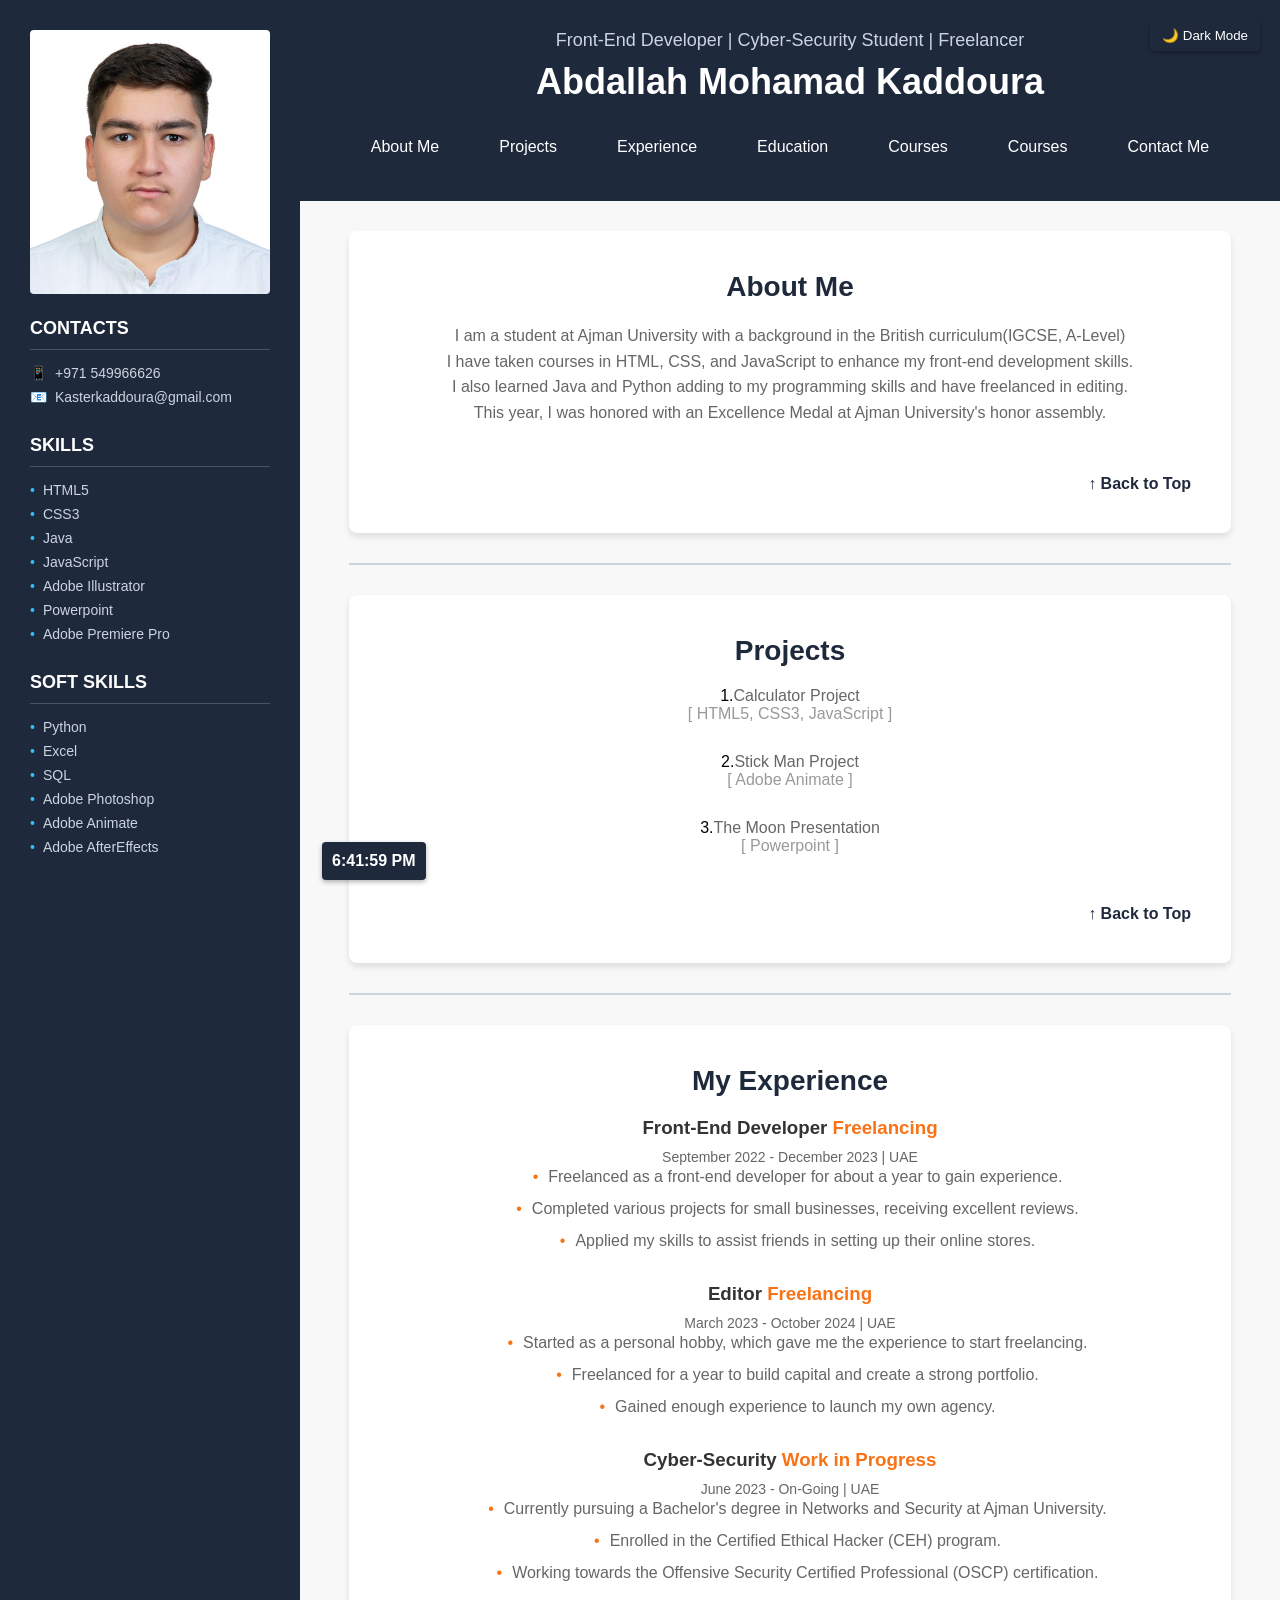
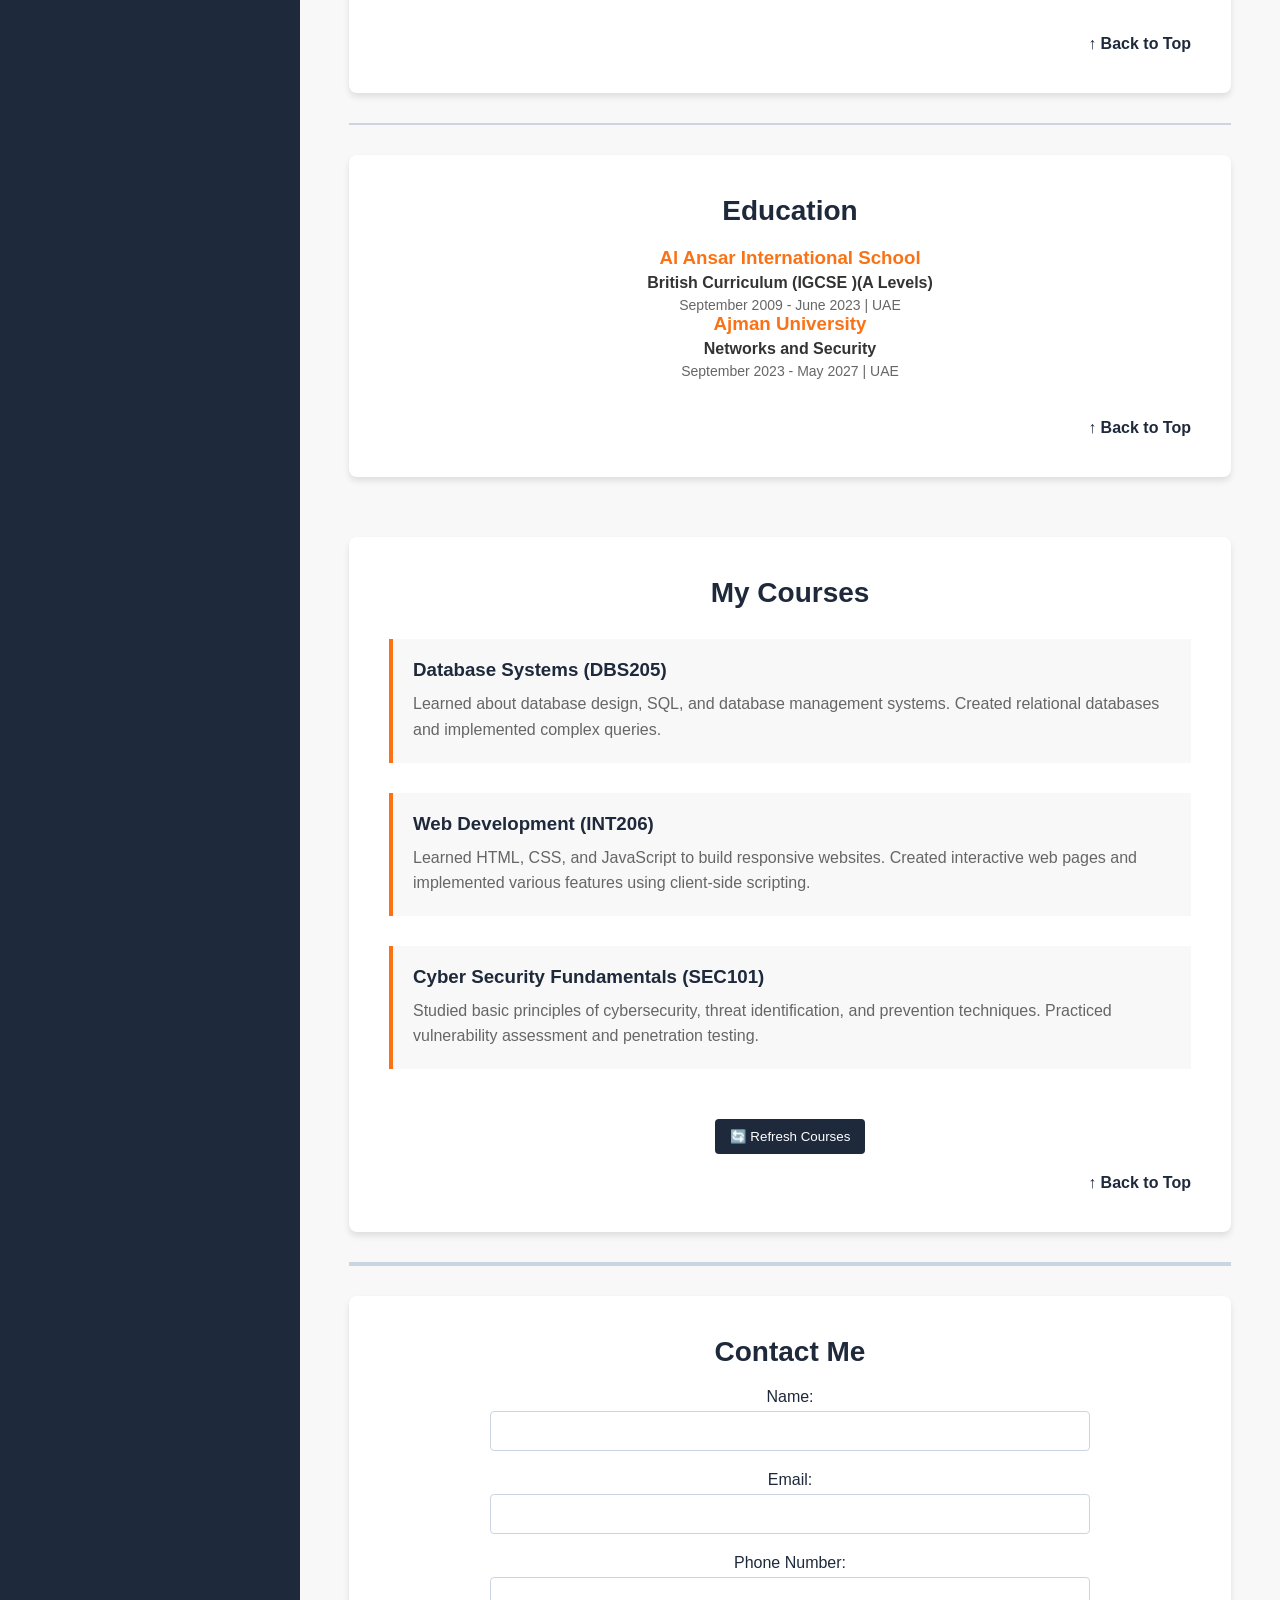
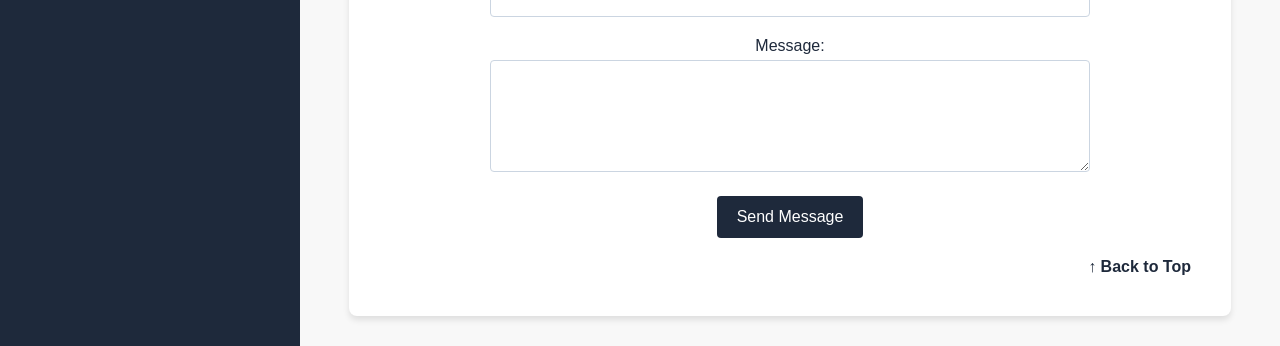
<file: index.html>
<!DOCTYPE html>
<html lang="en">
<head>
    <meta charset="UTF-8">
    <meta name="viewport" content="width=device-width, initial-scale=1.0">
    <title>KasterKD - Ajman University Student</title>
    <link rel="stylesheet" href="MAIN.css">
</head>
<body>
    <div class="sidebar">
        <img src="kaddoura.jpg" alt="Profile Photo" class="profile-img">
        
        <div class="contacts">
            <h3 class="section-title">Contacts</h3>
            <div class="contact-item">
                <span>📱</span>
                <span style="margin-left: 8px;">+971 549966626 </span>
            </div>
            <div class="contact-item">
                <span>📧</span>
                <span style="margin-left: 8px;">Kasterkaddoura@gmail.com</span>
            </div>
        </div>
        
        <div class="tech-skills">
            <h3 class="section-title">Skills</h3>
            <ul class="skills-list">
                <li>HTML5</li>
                <li>CSS3</li>
                <li>Java</li>
                <li>JavaScript</li>
                <li>Adobe Illustrator</li>
                <li>Powerpoint</li>
                <li>Adobe Premiere Pro</li>
            </ul>
        </div>
        
        <div class="soft-skills">
            <h3 class="section-title">Soft Skills</h3>
            <ul class="skills-list">
                <li>Python</li>
                <li>Excel</li>
                <li>SQL</li>
                <li>Adobe Photoshop</li>
                <li>Adobe Animate</li>
                <li>Adobe AfterEffects</li>
            </ul>
        </div>
    </div>
    
    <div class="main-content">
        <div class="header-section">
            <p class="job-title">Front-End Developer | Cyber-Security Student | Freelancer</p>
            <h1>Abdallah Mohamad Kaddoura</h1>
            
            <nav class="main-nav">
                <ul>
                    <li><a href="#about">About Me</a></li>
                    <li><a href="#projects">Projects</a></li>
                    <li><a href="#experience">Experience</a></li>
                    <li><a href="#education">Education</a></li>
                    <li><a href="#courses">Courses</a></li>
                    <li><a href="#contact">Contact Me</a></li>
                </ul>
            </nav>
        </div>

        <section id="about" class="content-section">
            <h2 class="content-title">About Me</h2>
            <p class="description">
                I am a student at Ajman University with a background in the British curriculum(IGCSE, A-Level)<br>
                I have taken courses in HTML, CSS, and JavaScript to enhance my front-end development skills.<br>
                I also learned Java and Python adding to my programming skills and have freelanced in editing.<br>
                This year, I was honored with an Excellence Medal at Ajman University's honor assembly.</p>
            <a href="#" class="back-to-top">↑ Back to Top</a>
        </section>
        
        <div class="section-divider"></div>
        
        <section id="projects" class="content-section">
            <h2 class="content-title">Projects</h2>
            <ol class="project-list">
                <li class="project-item">
                    <div class="project-count1"><a href="calc.HTML" class="project-url">Calculator Project</a></div>
                    <span class="project-tech">[ HTML5, CSS3, JavaScript ]</span>
                </li>
                <li class="project-item">
                    <div class="project-count2"><a href="vid.html" class="project-url">Stick Man Project</a></div>
                    <span class="project-tech">[ Adobe Animate ]</span>
                </li>
                <li class="project-item">
                    <div class="project-count3"><a href="TheMoonPresentation.html" class="project-url">The Moon Presentation</a></div>
                    <span class="project-tech">[ Powerpoint ]</span>
                </li>
            </ol>
            <a href="#" class="back-to-top">↑ Back to Top</a>
        </section>
        
        <div class="section-divider"></div>
        
        <section id="experience" class="content-section">
            <h2 class="content-title">My Experience</h2>
            
            <div class="job">
                <h3 class="job-header">
                    <span class="job-company">Front-End Developer <span class="company-name">Freelancing</span></span>
                </h3>
                <p class="job-duration">September 2022 - December 2023 | UAE</p>
                <ul class="job-details">
                    <li>Freelanced as a front-end developer for about a year to gain experience.</li>
                    <li>Completed various projects for small businesses, receiving excellent reviews.</li>
                    <li>Applied my skills to assist friends in setting up their online stores.</li>
                </ul>
            </div>
            
            <div class="job">
                <h3 class="job-header">
                    <span class="job-company">Editor <span class="company-name">Freelancing</span></span>
                </h3>
                <p class="job-duration">March 2023 - October 2024 | UAE</p>
                <ul class="job-details">
                    <li>Started as a personal hobby, which gave me the experience to start freelancing.</li>
                    <li>Freelanced for a year to build capital and create a strong portfolio.</li>
                    <li>Gained enough experience to launch my own agency.</li>
                </ul>
            </div>
            
            <div class="job">
                <h3 class="job-header">
                    <span class="job-company">Cyber-Security <span class="company-name">Work in Progress</span></span>
                </h3>
                <p class="job-duration">June 2023 - On-Going | UAE</p>
                <ul class="job-details">
                    <li>Currently pursuing a Bachelor's degree in Networks and Security at Ajman University.</li>
                    <li>Enrolled in the Certified Ethical Hacker (CEH) program.</li>
                    <li>Working towards the Offensive Security Certified Professional (OSCP) certification.</li>
                </ul>
            </div>
            <a href="#" class="back-to-top">↑ Back to Top</a>
        </section>

        <div class="section-divider"></div>
        
        <section id="education" class="content-section">
            <h2 class="content-title">Education</h2>
            <div class="education-item">
                <h3 class="education-school">Al Ansar International School</h3>
                <p class="education-degree">British Curriculum (IGCSE )(A Levels)</p>
                <p class="job-duration">September 2009 - June 2023 | UAE</p>
                <h3 class="education-school">Ajman University</h3>
                <p class="education-degree">Networks and Security</p>
                <p class="job-duration">September 2023 - May 2027 | UAE</p>
            </div>
            <a href="#" class="back-to-top">↑ Back to Top</a>
        </section>
        
        <div class="section-divider"></div>
        
        <section id="contact" class="content-section">
            <h2 class="content-title">Contact Me</h2>
            <form class="contact-form">
                <div class="form-group">
                    <label for="name">Name:</label>
                    <input type="text" id="name" name="name">
                </div>
                
                <div class="form-group">
                    <label for="email">Email:</label>
                    <input type="text" id="email" name="email">
                </div>
                
                <div class="form-group">
                    <label for="phone">Phone Number:</label>
                    <input type="tel" id="phone" name="phone">
                </div>
                
                <div class="form-group">
                    <label for="message">Message:</label>
                    <textarea id="message" name="message" rows="5"></textarea>
                </div>
                
                <button type="submit" class="submit-btn">Send Message</button>
            </form>
            <a href="#" class="back-to-top">↑ Back to Top</a>
        </section>       
    </div>

    <script src="script.js"></script>
</body>
</html>
</file>
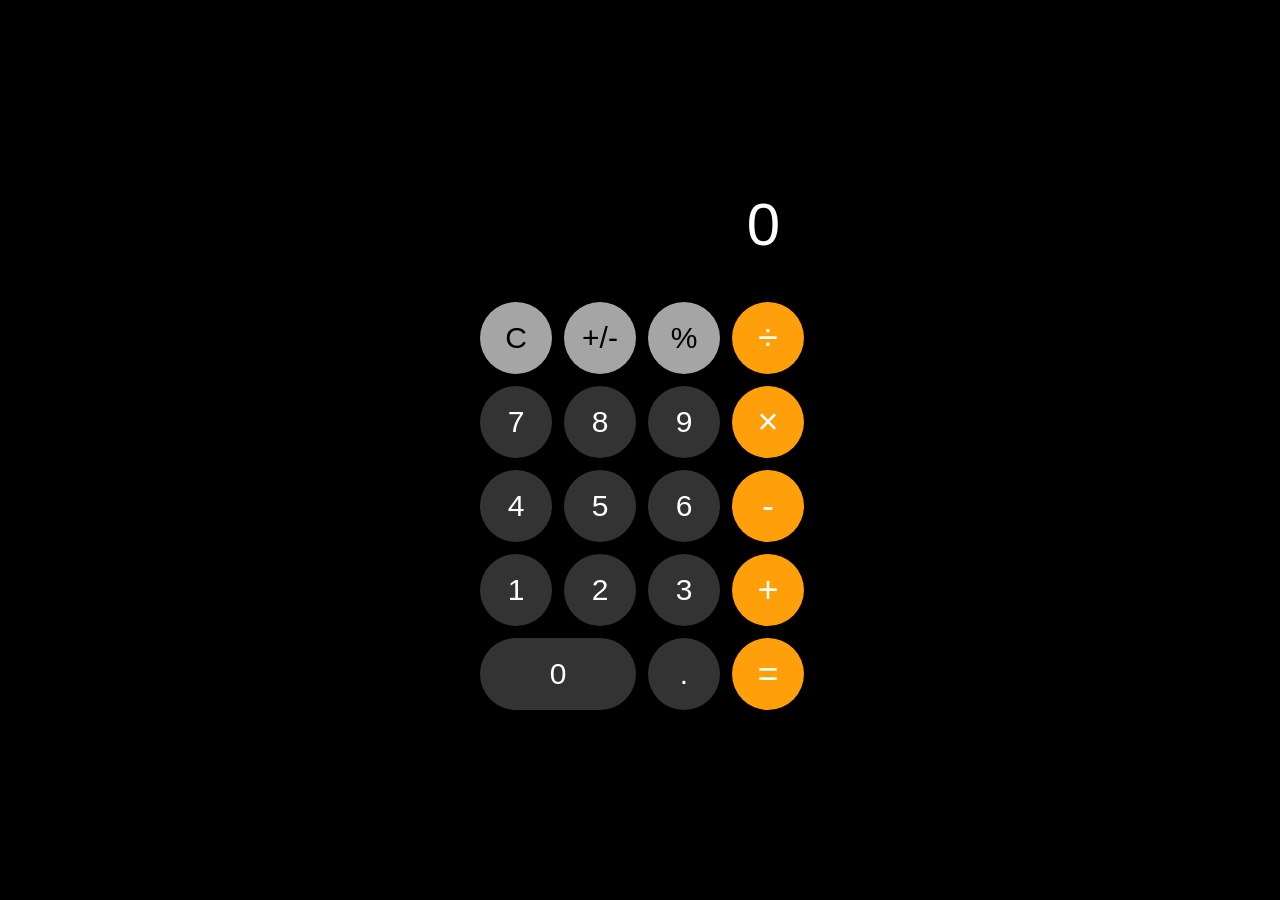
<file: calc.HTML>
<!DOCTYPE html>
<html lang="en">
<head>
    <meta charset="UTF-8">
    <meta name="viewport" content="width=device-width, initial-scale=1.0">
    <title>iOS-Style Calculator</title>
    <style>
        body {
            background-color: #000;
            display: flex;
            justify-content: center;
            align-items: center;
            height: 100vh;
            margin: 0;
            font-family: -apple-system, BlinkMacSystemFont, 'Segoe UI', Roboto, sans-serif;
        }
        
        .calculator {
            width: 320px;
            display: flex;
            flex-direction: column;
            gap: 12px;
        }
        
        .display {
            text-align: right;
            color: white;
            font-size: 60px;
            margin-bottom: 20px;
            font-weight: 200;
            overflow: hidden;
            text-overflow: ellipsis;
            padding: 0 20px;
            min-height: 80px;
            word-wrap: break-word;
        }
        
        .buttons {
            display: grid;
            grid-template-columns: repeat(4, 1fr);
            gap: 12px;
        }
        
        .btn {
            border-radius: 50%;
            height: 72px;
            width: 72px;
            display: flex;
            align-items: center;
            justify-content: center;
            font-size: 30px;
            border: none;
            cursor: pointer;
            color: white;
            user-select: none;
        }
        
        .btn-number {
            background-color: #333333;
        }
        
        .btn-operation {
            background-color: #FF9F0A;
            font-size: 36px;
        }
        
        .btn-function {
            background-color: #A5A5A5;
            color: black;
        }
        
        .btn-zero {
            grid-column: span 2;
            width: 100%;
            border-radius: 36px;
        }
    </style>
</head>
<body>
    <div class="calculator">
        <div class="display" id="display">0</div>
        <div class="buttons">
            <button class="btn btn-function" onclick="clearDisplay()">C</button>
            <button class="btn btn-function" onclick="toggleSign()">+/-</button>
            <button class="btn btn-function" onclick="percentage()">%</button>
            <button class="btn btn-operation" onclick="inputOperator('÷')">÷</button>
            
            <button class="btn btn-number" onclick="inputDigit('7')">7</button>
            <button class="btn btn-number" onclick="inputDigit('8')">8</button>
            <button class="btn btn-number" onclick="inputDigit('9')">9</button>
            <button class="btn btn-operation" onclick="inputOperator('×')">×</button>
            
            <button class="btn btn-number" onclick="inputDigit('4')">4</button>
            <button class="btn btn-number" onclick="inputDigit('5')">5</button>
            <button class="btn btn-number" onclick="inputDigit('6')">6</button>
            <button class="btn btn-operation" onclick="inputOperator('-')">-</button>
            
            <button class="btn btn-number" onclick="inputDigit('1')">1</button>
            <button class="btn btn-number" onclick="inputDigit('2')">2</button>
            <button class="btn btn-number" onclick="inputDigit('3')">3</button>
            <button class="btn btn-operation" onclick="inputOperator('+')">+</button>
            
            <button class="btn btn-number btn-zero" onclick="inputDigit('0')">0</button>
            <button class="btn btn-number" onclick="inputDecimal()">.</button>
            <button class="btn btn-operation" onclick="calculateResult()">=</button>
        </div>
    </div>

    <script>
        let expression = "";
        const display = document.getElementById("display");

        function updateDisplay() {
            display.textContent = expression || "0";
        }

        function inputDigit(digit) {
            expression += digit;
            updateDisplay();
        }

        function inputOperator(operator) {
            if (expression.length === 0) return;
            const lastChar = expression.slice(-1);
            if ('+−×÷'.includes(lastChar)) {
                expression = expression.slice(0, -1) + operator;
            } else {
                expression += operator;
            }
            updateDisplay();
        }

        function inputDecimal() {
            if (!expression || /[+−×÷]$/.test(expression)) {
                expression += "0.";
            } else if (!expression.includes(".")) {
                expression += ".";
            }
            updateDisplay();
        }

        function clearDisplay() {
            expression = "";
            updateDisplay();
        }

        function toggleSign() {
            if (expression && !isNaN(expression)) {
                expression = String(-parseFloat(expression));
                updateDisplay();
            }
        }

        function percentage() {
            if (expression && !isNaN(expression)) {
                expression = String(parseFloat(expression) / 100);
                updateDisplay();
            }
        }

        function calculateResult() {
            try {
                let evalExpression = expression.replace(/×/g, '*').replace(/÷/g, '/');
                let result = eval(evalExpression);
                expression = String(result);
                updateDisplay();
            } catch (e) {
                expression = "Error";
                updateDisplay();
            }
        }
    </script>
</body>
</html>
</file>
<file: MAIN.css>
* {
    margin: 0;
    padding: 0;
    box-sizing: border-box;
    font-family: 'Segoe UI', Tahoma, Geneva, Verdana, sans-serif;
}

body {
    display: flex;
    background-color: #f8f8f8;
    color: #333;
}

.sidebar {
    width: 300px;
    background-color: #1e293b;
    color: white;
    padding: 30px;
    min-height: 100vh;
    position: relative;
}

.main-content {
    flex: 1;
    margin-left: 0px;
    background-color: #f8f8f8;
    display: flex;
    flex-direction: column;
    align-items: center;
}

.profile-img {
    width: 100%;
    border-radius: 4px;
    margin-bottom: 20px;
}

.section-title {
    margin-bottom: 15px;
    font-weight: 600;
    color: white;
    text-transform: uppercase;
    font-size: 18px;
    padding-bottom: 10px;
    border-bottom: 1px solid rgba(255,255,255,0.2);
}

.contacts {
    margin-bottom: 30px;
}

.contact-item {
    display: flex;
    align-items: center;
    margin-bottom: 8px;
    color: #cbd5e1;
    font-size: 14px;
}

.skills-list {
    list-style-type: none;
    margin-bottom: 30px;
}

.skills-list li {
    margin-bottom: 8px;
    color: #cbd5e1;
    display: flex;
    align-items: center;
    font-size: 14px;
}

.skills-list li::before {
    content: "•";
    margin-right: 8px;
    color: #38bdf8;
}

.header-section {
    width: 100%;
    background-color: #1e293b;
    color: white;
    padding: 30px 20px;
    text-align: center;
}

.job-title {
    color: #cbd5e1;
    font-size: 18px;
    margin-bottom: 10px;
}

h1 {
    font-size: 36px;
    font-weight: 700;
    margin-bottom: 20px;
    color: white;
}

.main-nav {
    width: 100%;
    padding: 15px 0;
}

.main-nav ul {
    list-style: none;
    display: flex;
    justify-content: center;
    gap: 30px;
}

.main-nav ul li a {
    color: white;
    text-decoration: none;
    font-weight: 500;
    padding: 8px 15px;
    border-radius: 4px;
    transition: background-color 0.3s;
}

.main-nav ul li a:hover {
    background-color: #2c3e50;
}

.content-section {
    width: 90%;
    max-width: 1200px;
    background-color: white;
    text-align: center;
    margin: 30px 0;
    padding: 40px;
    border-radius: 8px;
    box-shadow: 0 4px 6px rgba(0, 0, 0, 0.1);
}

.section-divider {
    width: 90%;
    max-width: 1200px;
    height: 2px;
    background-color: #cbd5e1;
    margin: 0 auto;
}

.description {
    color: #666;
    line-height: 1.6;
    margin-bottom: 30px;
}

.content-title {
    font-size: 28px;
    font-weight: 600;
    margin-bottom: 20px;
    text-align: center;
    color: #1e293b;
}

.project-list {
    list-style-type: none;
    color: #000;
}

.project-item {
    margin-bottom: 30px;
    color: #000;
}

.project-url {
    color: #666;
    text-decoration: none;
}
.project-item .project-count1::before{
    content: "1.";
    color: #000;
}
.project-item .project-count2::before{
    content: "2.";
    color: #000;
}
.project-item .project-count3::before{
    content: "3.";
    color: #000;
}
.project-url:hover {
    text-decoration: underline;
}

.project-tech {
    color: #999;
}

.job {
    margin-bottom: 30px;
}

.job-header {

    justify-content: space-between;
    margin-bottom: 10px;
}

.job-company {
    font-weight: 600;
}

.company-name {
    color: #f97316;
}

.job-duration {
    color: #666;
    font-size: 14px;
}

.job-location {
    color: #666;
    font-size: 14px;
    margin-bottom: 10px;
}

.job-details {
    list-style-type: none;
}

.job-details li {
    position: relative;
    padding-left: 15px;
    margin-bottom: 8px;
    color: #666;
    line-height: 1.5;
}

.job-details li::before {
    margin-right: 10px;
    content: "•";
    left: 0;
    color: #f97316;
}

.education-item {
    margin-bottom: 20px;
}

.education-school {
    font-weight: 600;
    color: #f97316;
    margin-bottom: 5px;
}

.education-degree {
    font-weight: 600;
    margin-bottom: 5px;
}

.contact-form {
    width: 100%;
    max-width: 600px;
    margin: 0 auto;
}

.form-group {
    margin-bottom: 20px;
}

.form-group label {
    display: block;
    margin-bottom: 5px;
    font-weight: 500;
    color: #1e293b;
}

.form-group input,
.form-group textarea {
    width: 100%;
    padding: 10px;
    border: 1px solid #cbd5e1;
    border-radius: 4px;
    font-size: 16px;
}

.form-group textarea {
    resize: vertical;
}

.submit-btn {
    background-color: #1e293b;
    color: white;
    border: none;
    border-radius: 4px;
    padding: 12px 20px;
    font-size: 16px;
    cursor: pointer;
    transition: background-color 0.3s;
}

.submit-btn:hover {
    background-color: #2c3e50;
}

.back-to-top {
    display: inline-block;
    margin-top: 20px;
    color: #1e293b;
    text-decoration: none;
    font-weight: 600;
    transition: color 0.3s;
    text-align: right;
    width: 100%;
}

.back-to-top:hover {
    color: #f97316;
}

/* Styles for the course items */
.course-item {
    margin-bottom: 30px;
    text-align: left;
    padding: 20px;
    border-left: 4px solid #f97316;
    background-color: #f8f8f8;
    transition: transform 0.3s ease;
}

.course-item:hover {
    transform: translateX(5px);
}

.course-item h3 {
    margin-bottom: 10px;
    color: #1e293b;
    font-weight: 600;
}

.course-item p {
    color: #666;
    line-height: 1.6;
}

/* Scroll to top button styles */
#scroll-top {
    display: none;
    position: fixed;
    bottom: 20px;
    right: 20px;
    z-index: 1000;
    width: 50px;
    height: 50px;
    border-radius: 50%;
    background-color: #1e293b;
    color: white;
    border: none;
    cursor: pointer;
    font-size: 25px;
    box-shadow: 0 2px 5px rgba(0,0,0,0.3);
    transition: background-color 0.3s;
}

#scroll-top:hover {
    background-color: #2c3e50;
}

/* Live clock styles */
#live-clock {
    text-align: center;
    padding: 10px;
    background-color: #1e293b;
    color: white;
    margin: 0;
    font-weight: bold;
}

/* Dark mode toggle button */
#dark-mode-toggle {
    position: fixed;
    top: 20px;
    right: 20px;
    padding: 8px 12px;
    background-color: #1e293b;
    color: white;
    border: none;
    border-radius: 4px;
    cursor: pointer;
    z-index: 1000;
    box-shadow: 0 2px 5px rgba(0,0,0,0.3);
    transition: background-color 0.3s;
}

#dark-mode-toggle:hover {
    background-color: #2c3e50;
}

/* Welcome message styles */
.welcome-message {
    text-align: center;
    padding: 10px;
    background-color: #1e293b;
    color: white;
    margin: 0;
    width: 100%;
}

/* Live clock styles */
#live-clock {
    position: fixed;
    bottom: 20px;
    left: 322px;
    padding: 10px;
    background-color: #1e293b;
    color: white;
    margin: 0;
    font-weight: bold;
    border-radius: 4px;
    z-index: 1000;
    box-shadow: 0 2px 5px rgba(0,0,0,0.3);
}

/* Dark Mode Styles */
.dark-mode {
    background-color: #121212 !important;
    color: #e0e0e0 !important;
}

.dark-mode .main-content {
    background-color: #121212 !important;
}

.dark-mode .content-section {
    background-color: #1e1e1e !important;
    color: #e0e0e0 !important;
}

.dark-mode .content-title {
    color: #e0e0e0 !important;
}

.dark-mode .description {
    color: #b0b0b0 !important;
}

.dark-mode .form-group label {
    color: #e0e0e0 !important;
}

.dark-mode .form-group input,
.dark-mode .form-group textarea {
    background-color: #2a2a2a !important;
    color: #e0e0e0 !important;
    border: 1px solid #444 !important;
}

.dark-mode .back-to-top {
    color: #e0e0e0 !important;
}

.dark-mode .project-item,
.dark-mode .project-count1::before,
.dark-mode .project-count2::before,
.dark-mode .project-count3::before {
    color: #e0e0e0 !important;
}

.dark-mode .project-url {
    color: #b0b0b0 !important;
}

/* Dark mode for course items */
.dark-mode .course-item {
    background-color: #2a2a2a !important;
    color: #e0e0e0 !important;
}

.dark-mode .course-item h3 {
    color: #e0e0e0 !important;
}

.dark-mode .course-item p {
    color: #b0b0b0 !important;
}

/* Dark mode toggle button */
#dark-mode-toggle {
    position: fixed;
    top: 20px;
    right: 20px;
    padding: 8px 12px;
    background-color: #1e293b;
    color: white;
    border: none;
    border-radius: 4px;
    cursor: pointer;
    z-index: 1000;
    box-shadow: 0 2px 5px rgba(0,0,0,0.3);
    transition: background-color 0.3s;
}

#dark-mode-toggle:hover {
    background-color: #2c3e50;
}

/* Header spacing adjustment */
.welcome-message + .header-section {
    padding-top: 15px;
}

/* Scroll to top button */
#scroll-top {
    display: none;
    position: fixed;
    bottom: 20px;
    right: 20px;
    z-index: 1000;
    width: 50px;
    height: 50px;
    border-radius: 50%;
    background-color: #1e293b;
    color: white;
    border: none;
    cursor: pointer;
    font-size: 25px;
    box-shadow: 0 2px 5px rgba(0,0,0,0.3);
    transition: background-color 0.3s;
}

#scroll-top:hover {
    background-color: #2c3e50;
}
</file>
